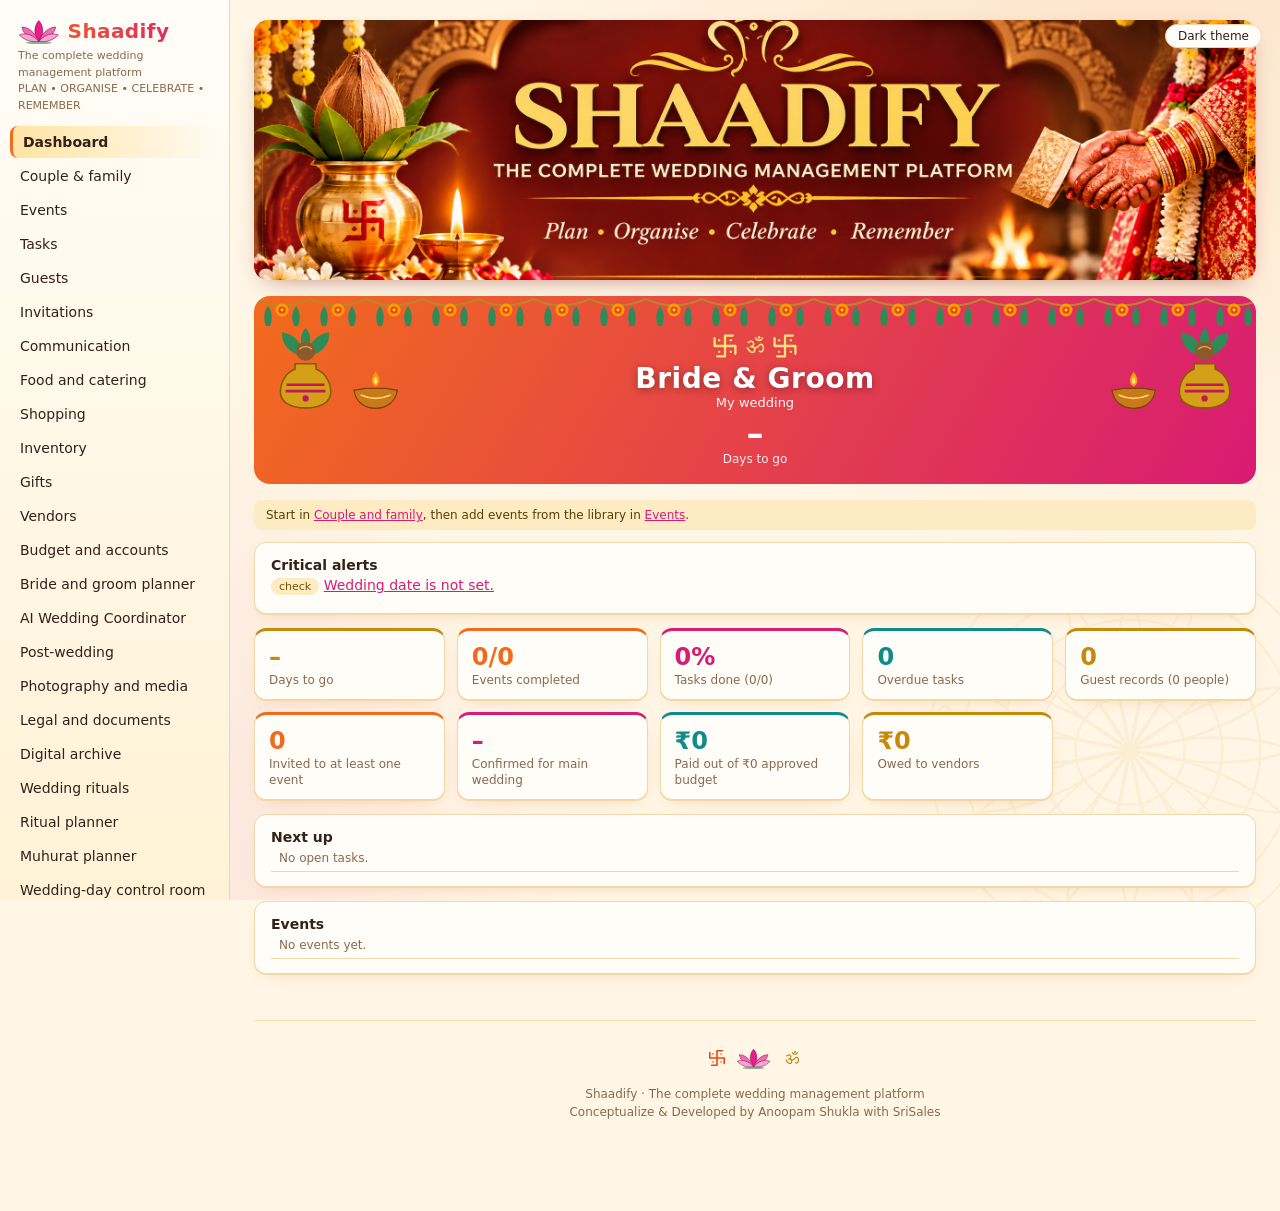
<file: index.html>
<!doctype html>
<html lang="en"><head><meta charset="UTF-8" />
<meta name="viewport" content="width=device-width, initial-scale=1, viewport-fit=cover" />
<meta name="theme-color" content="#7a1f2b" />
<link rel="icon" type="image/png" href="./icon-192.png" />
<link rel="apple-touch-icon" href="./icon-192.png" />
<meta name="apple-mobile-web-app-capable" content="yes" />
<meta name="mobile-web-app-capable" content="yes" />
<link rel="manifest" href="./manifest.webmanifest" />
<meta name="description" content="Shaadify - The complete wedding management platform. Plan, organise, celebrate, remember." /><title>Shaadify</title>  <script type="module" crossorigin src="./index-mvcCgxgH.js"></script>
  <link rel="stylesheet" crossorigin href="./index-B48Reye6.css">
</head>
<body><div id="root"></div></body></html>
</file>
<file: index-B48Reye6.css>
:root{--bg:#fbf6ea;--card:#fffdf7;--ink:#2b2418;--mute:#7a6c52;--gold:#b8862b;--gold2:#e9d29a;--line:#e6dbbf;--maroon:#7a1f2b;--ok:#2f7a3f;--bad:#b3261e}:root.dark{--bg:#1a1610;--card:#241e15;--ink:#f3ead6;--mute:#b6a888;--gold:#d9a948;--gold2:#4a3b1c;--line:#3a2f1c;--maroon:#e08a95;--ok:#7bc88a;--bad:#f08a82}*{box-sizing:border-box}body{margin:0;background:var(--bg);color:var(--ink);font-family:Segoe UI,system-ui,sans-serif;font-size:14px}button,input,select,textarea{font:inherit;color:inherit}.app{display:grid;grid-template-columns:230px 1fr;min-height:100vh}.side{background:var(--card);border-right:1px solid var(--line);padding:14px 10px;position:sticky;top:0;height:100vh;overflow:auto}.brand{font-weight:600;color:var(--gold);font-size:16px;padding:4px 8px}.sub{font-size:11px;color:var(--mute);padding:0 8px 10px}.nav a{display:block;padding:8px 10px;border-radius:8px;color:var(--ink);text-decoration:none;margin:2px 0}.nav a.active{background:var(--gold2);color:var(--ink);font-weight:600}.nav a.soon{color:var(--mute)}.nav h4{font-size:11px;text-transform:uppercase;color:var(--mute);margin:12px 8px 4px;letter-spacing:.05em}.main{padding:20px 24px 80px;min-width:0}.top{display:flex;flex-wrap:wrap;gap:10px;align-items:center;margin-bottom:16px}.top h1{margin:0;font-size:22px;font-weight:600;flex:1;color:var(--maroon)}.card{background:var(--card);border:1px solid var(--line);border-radius:12px;padding:14px 16px;margin-bottom:14px}.grid{display:grid;grid-template-columns:repeat(auto-fit,minmax(170px,1fr));gap:12px;margin-bottom:14px}.stat{background:var(--card);border:1px solid var(--line);border-radius:12px;padding:12px 14px}.stat b{display:block;font-size:24px;color:var(--gold);font-weight:600}.stat span{font-size:12px;color:var(--mute)}.btn{background:var(--gold);color:#fff;border:0;border-radius:8px;padding:7px 14px;cursor:pointer}.btn.ghost{background:transparent;color:var(--ink);border:1px solid var(--line)}.btn.danger{background:var(--bad)}.btn.sm{padding:3px 9px;font-size:12px}input,select,textarea{background:var(--bg);border:1px solid var(--line);border-radius:8px;padding:6px 9px;max-width:100%}input[type=checkbox]{width:auto}label.f{display:flex;flex-direction:column;gap:3px;font-size:12px;color:var(--mute)}.form{display:grid;grid-template-columns:repeat(auto-fit,minmax(190px,1fr));gap:10px}table{border-collapse:collapse;width:100%}th,td{text-align:left;padding:6px 8px;border-bottom:1px solid var(--line);vertical-align:middle}th{font-size:12px;color:var(--mute);font-weight:600;white-space:nowrap}.tw{overflow-x:auto}.pill{display:inline-block;font-size:11px;padding:2px 8px;border-radius:20px;background:var(--gold2)}.pill.ok{background:#d8efdc;color:#1d5a2b}.pill.bad{background:#f7d9d6;color:#8a1f18}.pill.warn{background:#fdebc4;color:#7a5200}.kan{display:grid;grid-template-columns:repeat(4,minmax(200px,1fr));gap:10px;overflow-x:auto}.col{background:var(--bg);border:1px solid var(--line);border-radius:10px;padding:8px;min-height:120px}.col h4{margin:0 0 8px;font-size:12px;color:var(--mute)}.tcard{background:var(--card);border:1px solid var(--line);border-radius:8px;padding:8px;margin-bottom:8px;font-size:13px}.note{font-size:12px;color:var(--mute)}.row{display:flex;gap:8px;flex-wrap:wrap;align-items:center}.tabs{display:flex;gap:6px;margin-bottom:12px;flex-wrap:wrap}.tabs button{background:transparent;border:1px solid var(--line);border-radius:20px;padding:5px 14px;cursor:pointer}.tabs button.on{background:var(--gold);color:#fff;border-color:var(--gold)}.mnav{display:none}.warnbox{background:#fdebc4;color:#5a3d00;border-radius:8px;padding:8px 12px;font-size:12px;margin-bottom:12px}@media (max-width: 800px){.app{grid-template-columns:1fr}.side{display:none}.main{padding:14px 12px 90px}.mnav{display:flex;position:fixed;bottom:0;left:0;right:0;background:var(--card);border-top:1px solid var(--line);z-index:5;padding-bottom:env(safe-area-inset-bottom)}.mnav a{flex:1;text-align:center;padding:10px 2px;font-size:11px;color:var(--ink);text-decoration:none}.mnav a.active{color:var(--gold);font-weight:600}.kan{grid-template-columns:repeat(4,240px)}}@media print{body.printing *{visibility:hidden}body.printing .print-area,body.printing .print-area *{visibility:visible}body.printing .print-area{position:absolute;left:0;top:0;width:100%}.side,.mnav,.noprint{display:none!important}.app{display:block}}.foot{margin-top:32px;padding:12px 0;border-top:1px solid var(--line);text-align:center;font-size:12px;color:var(--mute)}:root{--bg:#fff6e5;--card:#fffdf8;--ink:#33201a;--mute:#8a6a4c;--gold:#c8890a;--gold2:#ffe3a3;--line:#efd9a8;--maroon:#9b1d3a;--ok:#2a7d4f;--bad:#c0262d;--saffron:#f26b1d;--rose:#d81b73;--teal:#0f8b8d;--onbtn:#ffffff;--hero1:#f26b1d;--hero2:#d81b73}:root.dark{--bg:#170d16;--card:#241322;--ink:#fbeed7;--mute:#c7a98f;--gold:#ffc247;--gold2:#4d2f1e;--line:#4a2a3f;--maroon:#ff8fb1;--ok:#74d39a;--bad:#ff8a84;--saffron:#ff9552;--rose:#ff6fae;--teal:#46d1d3;--onbtn:#2a1220;--hero1:#8f2144;--hero2:#4b1a6b}body{background:var(--bg);background-image:radial-gradient(circle at 90% -10%,color-mix(in srgb,var(--saffron) 14%,transparent),transparent 45%),radial-gradient(circle at -5% 105%,color-mix(in srgb,var(--rose) 12%,transparent),transparent 40%);background-attachment:fixed}.side{background:linear-gradient(180deg,var(--card),color-mix(in srgb,var(--gold2) 40%,var(--card)))}.brand{display:flex;align-items:center;gap:8px;font-size:20px;background:linear-gradient(90deg,var(--saffron),var(--rose));-webkit-background-clip:text;background-clip:text;color:transparent;font-weight:700;letter-spacing:.02em}.sub{line-height:1.5}.nav a.active{background:linear-gradient(90deg,var(--gold2),transparent);border-left:3px solid var(--saffron)}.btn{background:linear-gradient(135deg,var(--saffron),var(--gold));color:var(--onbtn)}.btn.ghost{background:transparent;color:var(--ink)}.btn.danger{background:var(--bad);color:#fff}.card,.stat{box-shadow:0 1px 0 var(--line),0 6px 18px -12px color-mix(in srgb,var(--saffron) 55%,transparent)}.stat{border-top:3px solid var(--gold)}.grid .stat:nth-child(4n+2){border-top-color:var(--saffron)}.grid .stat:nth-child(4n+3){border-top-color:var(--rose)}.grid .stat:nth-child(4n){border-top-color:var(--teal)}.grid .stat:nth-child(4n+2) b{color:var(--saffron)}.grid .stat:nth-child(4n+3) b{color:var(--rose)}.grid .stat:nth-child(4n) b{color:var(--teal)}.tabs button.on{background:linear-gradient(135deg,var(--saffron),var(--gold));color:var(--onbtn);border-color:transparent}.hero{position:relative;overflow:hidden;border-radius:16px;margin-bottom:16px;color:#fff;background:linear-gradient(120deg,var(--hero1),var(--hero2));padding:0 0 18px}.hero .names{text-align:center;padding:6px 16px 0}.hero h2{margin:0;font-size:28px;font-weight:700;letter-spacing:.02em;text-shadow:0 2px 8px rgba(0,0,0,.35)}.hero .meta{font-size:13px;opacity:.95}.hero .row2{display:flex;justify-content:space-between;align-items:flex-end;padding:0 18px}.hero .days{text-align:center;margin-top:6px}.hero .days b{font-size:34px;display:block;line-height:1}.hero .days span{font-size:12px;opacity:.9}.themebtn{position:absolute;top:42px;right:18px;z-index:3;border:1px solid var(--line);background:var(--card);color:var(--ink);border-radius:20px;padding:4px 12px;font-size:12px;cursor:pointer}.main{position:relative}.bgmandala{position:fixed;right:-60px;bottom:-60px;color:var(--gold);opacity:.07;pointer-events:none;z-index:0}.main>*:not(.bgmandala):not(.themebtn){position:relative;z-index:1}.foot{display:flex;flex-direction:column;align-items:center;gap:4px}@media (max-width: 800px){.themebtn{top:36px;right:10px}.hero h2{font-size:22px}}@media print{.themebtn,.bgmandala,.toranstrip{display:none!important}body{background:#fff!important}}a{color:var(--rose)}.hero a{color:#fff}:root.dark a{color:var(--saffron)}.banner{display:block;width:100%;height:auto;max-height:260px;object-fit:cover;object-position:center;border-radius:14px;margin-bottom:16px;box-shadow:0 8px 24px -12px #78141499}.themebtn{top:24px!important}@media print{.banner{display:none!important}}
</file>
